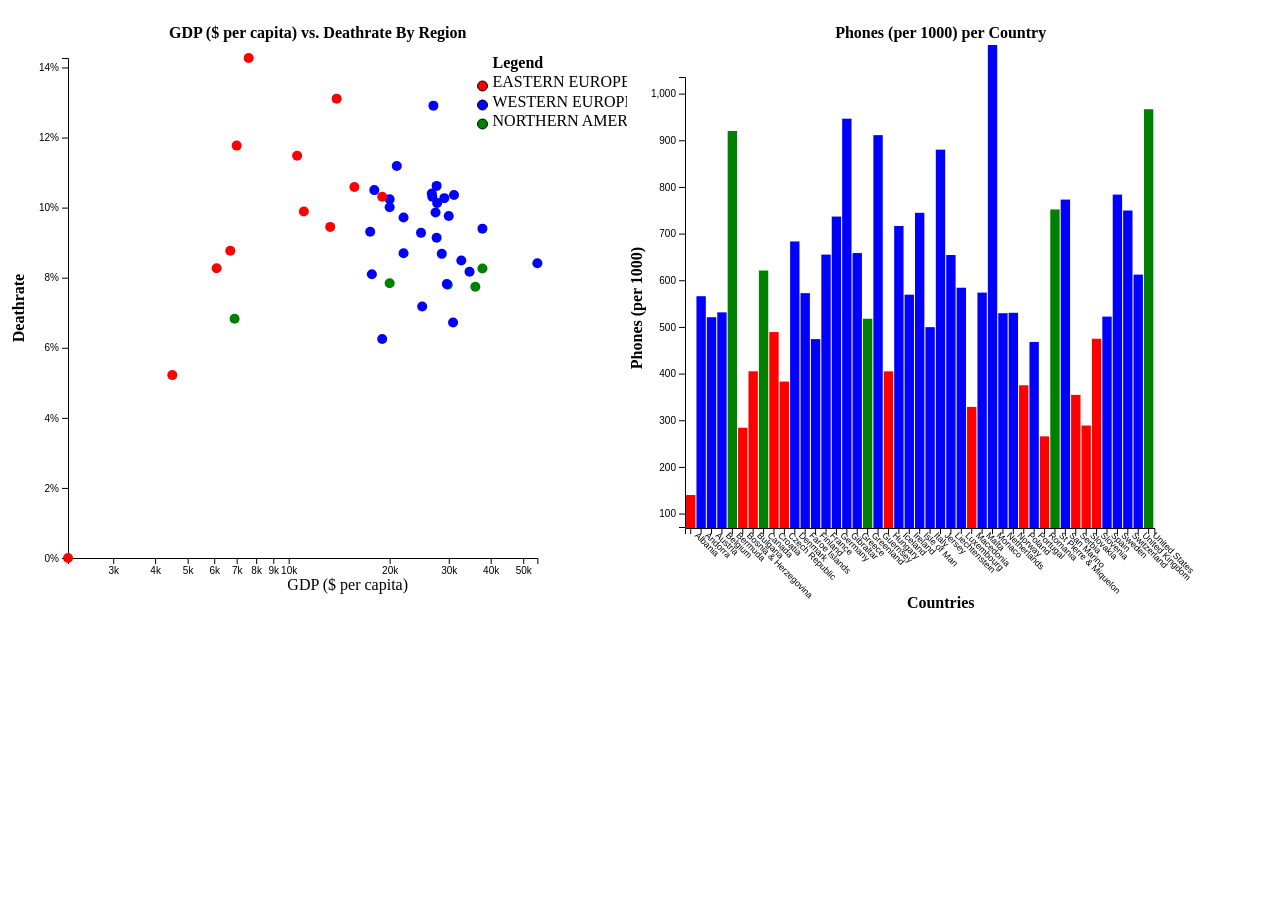
<file: Homework #5/index.html>
<!DOCTYPE html>
<html>

<head>
    <meta charset="utf-8">
    <link rel="stylesheet" type="text/css" href="./styles.css">
    <title>Homework 5</title>
</head>

<body>
    <!-- TODO Add Visuals -->
    <svg id="scatterPlot" />
    <svg id="barGraph" />
    <div id="tooltip"></div>
    <script src="./scripts/d3/d3.v4.js"></script>
    <script src="./scripts/d3/d3.queue.js"></script>
    <script src="./scripts/d3/d3.scale.chromatic.js"></script>
    <script src="./scripts/index.js"></script>
    <script src="./scripts/scatterPlot.js"></script>
    <script src="./scripts/BarGraph.js"></script>
    <script src="./scripts/dataProcessing.js"></script>
</body>

</html>
</file>
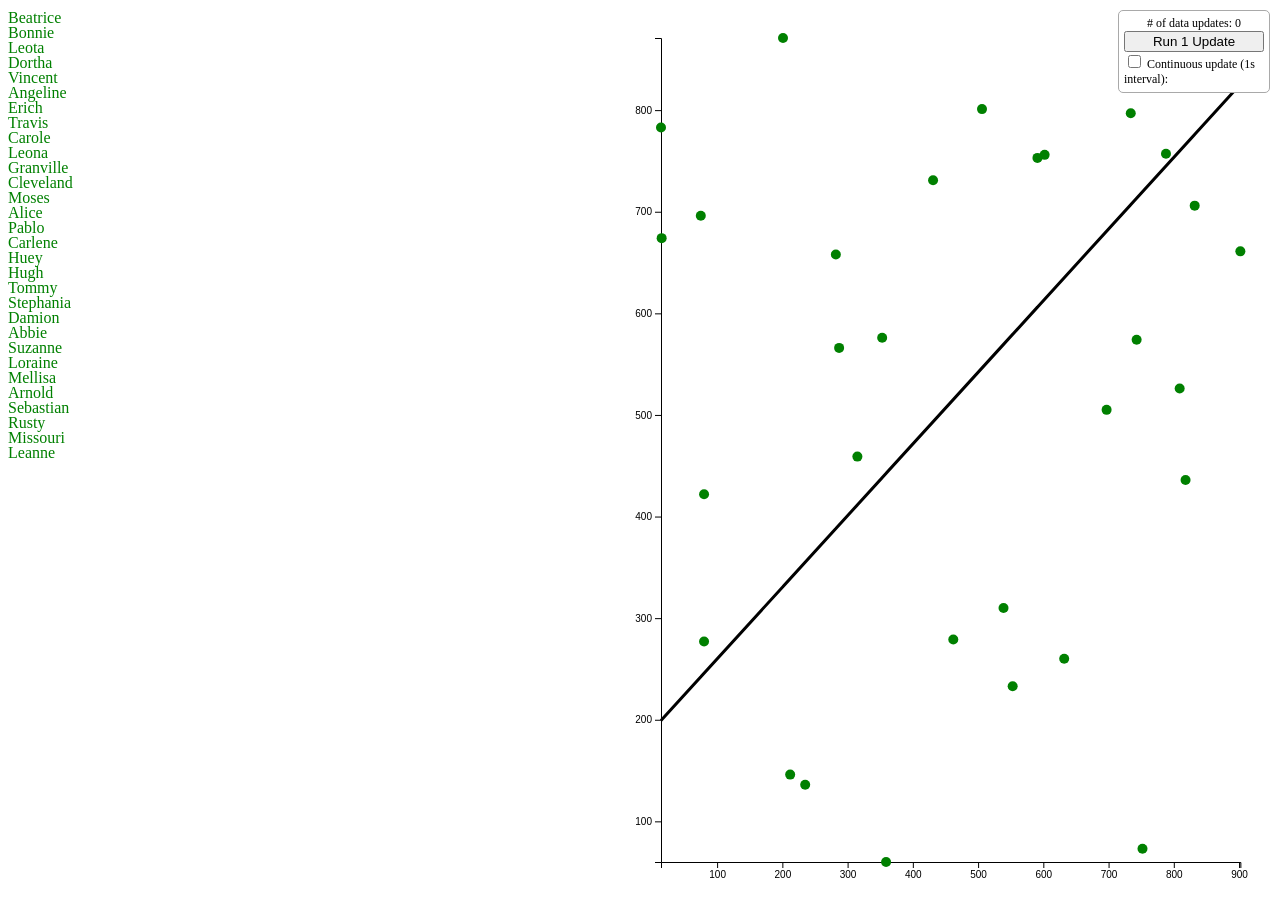
<file: Homework #4/assignment/index.html>
<html>
    <head>
        <link rel="stylesheet" type="text/css" href="styles.css">
        <meta charset="utf-8"/>
    </head>

    <body>
        <svg class='flow'/>
        <svg class='scatter'/>
    </body>

    <div class='control'>
        <span class='tickCount'># of data updates: 0</span>
        <input id='doOneUpdate' type='button' value='Run 1 Update'/>

        <input id='continuousUpdate' type='checkbox'/>
        <label for='continuousUpdate'>Continuous update (1s interval): </label>
    </div>

    <script src='./scripts/seedrandom.js'></script>
    <script src='./scripts/d3.js'></script>
    <script src='./scripts/flowDiagram.js'></script>
    <script src='./scripts/scatterPlot.js'></script>
    <script src='./scripts/index.js'></script>
    <script src='./scripts/dataFlow.js'></script>

</html>
</file>
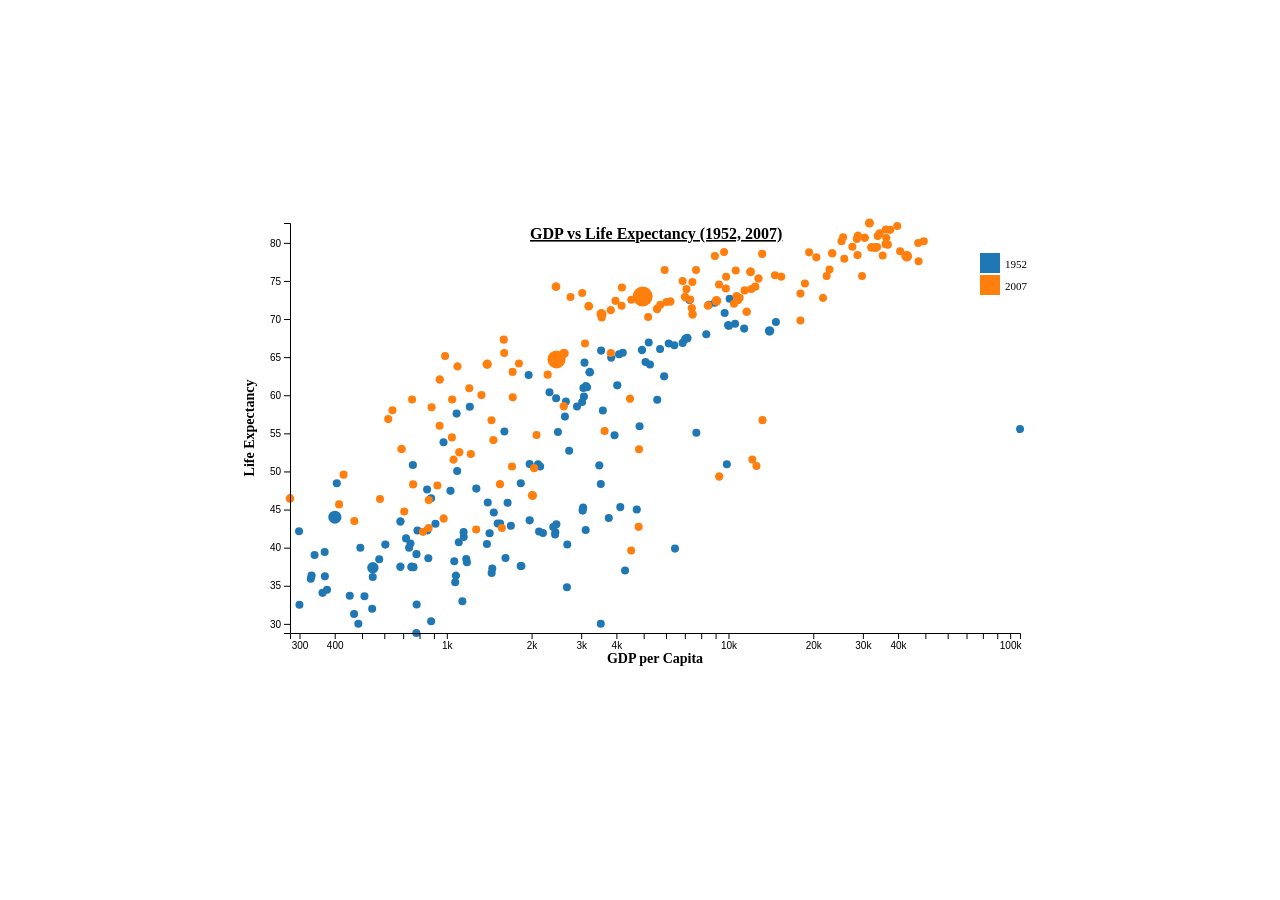
<file: Homework #2/assignment/assignment2.html>
<!DOCTYPE html>
<html lang="en" dir="ltr">
  <head>
    <meta charset="utf-8">
    <meta name="viewport" content="width=device-width, initial-scale=1">
    <link href="style.css" rel="stylesheet">
    <title>Assignment 1</title>
  </head>
  <body>
    <div class="center"></div>
  </body>
    <script src="scripts/d3.v4.js"></script>
    <script src="index.js"></script>
</html>
</file>
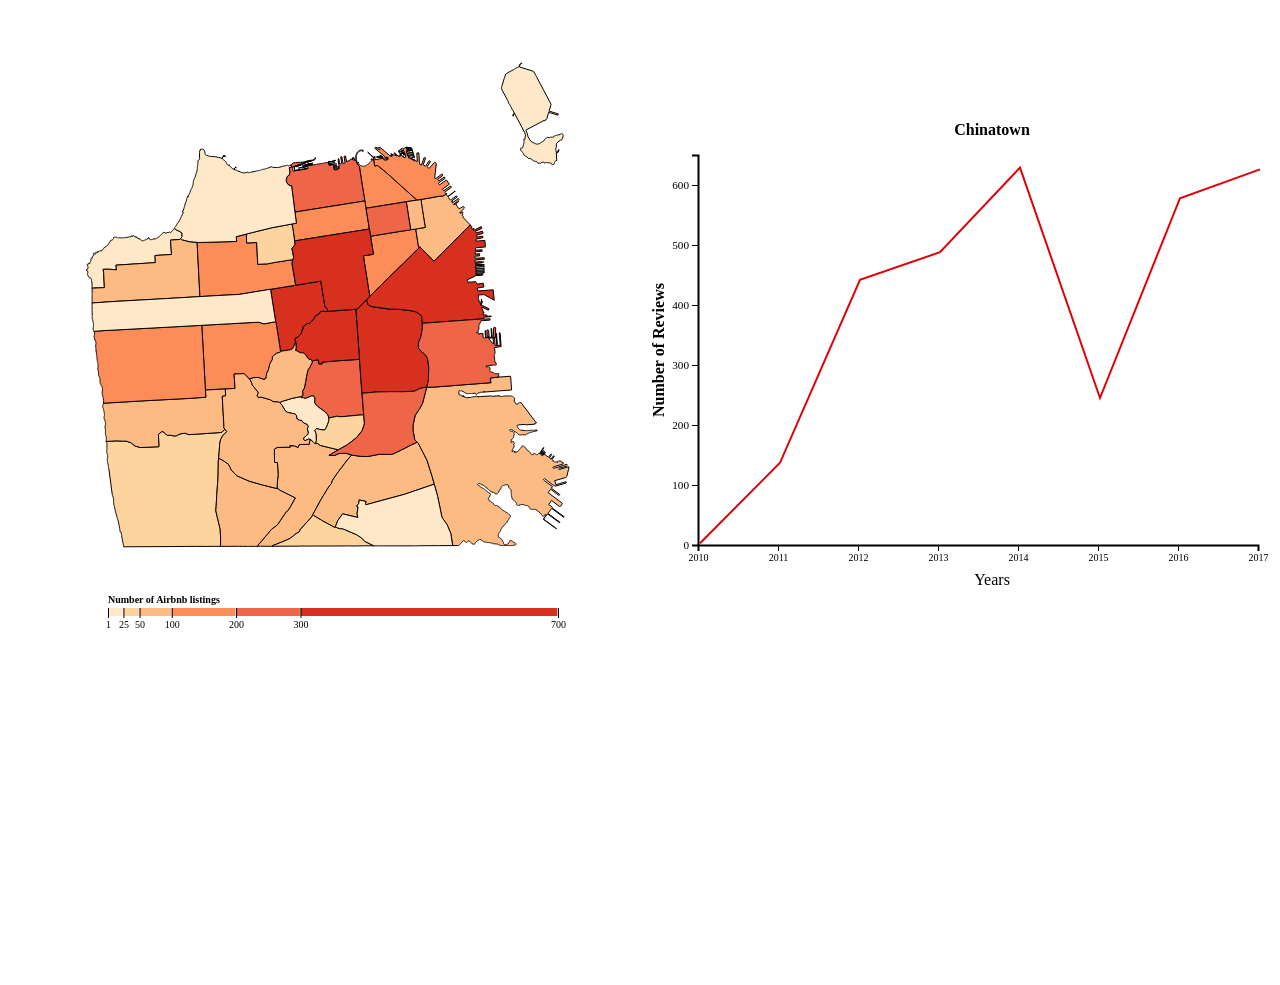
<file: Homework #3/assignment/assignment3.html>
<!DOCTYPE html>
<html>

<head>
  <meta charset="utf-8">
  <link rel="stylesheet" href="style.css">
</head>

<body>
  <svg id="map"></svg>
  <svg id="chart"></svg>
  <div id="mapTooltip"></div>
  <!-- <script src="area1.js"></script> -->
  <script src="./scripts/d3/d3.v4.js"></script>
  <script src="./scripts/d3/d3.scale.chromatic.js"></script>
  <script src="./scripts/d3/d3.topojson.js"></script>
  <script src="./scripts/d3/d3.queue.js"></script>
  <script src="./scripts/line_graph.js"></script>
  <script src="./scripts/sf_choropleth.js"></script>
</body>

</html>
</file>
<file: Homework #5/styles.css>
#scatterPlot,
#barGraph {
    width: 49%;
    height: 100%;
}

#tooltip {
    border-color: black transparent transparent transparent;
    border-radius: 5px;
    border-style: solid;
    border-width: 5px;
    background-color: black;
    color: white;
    overflow-x: visible;
    overflow-y: visible;
    position: absolute;
    visibility: hidden;
    white-space: pre-line;
}
</file>
<file: Homework #4/assignment/styles.css>
.flow {
    width: 49%;
    height: 100%;
}

.scatter {
    width: 49%;
    height: 100%;
}

.control {
    position: absolute;
    width: 140px;
    background-color: white;
    border: 1px solid darkgrey;
    border-radius: 5px;
    top: 10px;
    right: 10px;
    font-size: 12px;
    padding: 5px;
}

.control .tickCount {
    width: 100%;
    text-align: center;
    display: block
}

.control #doOneUpdate {
    width: 100%;
}
</file>
<file: Homework #2/assignment/style.css>
@import url('https://fonts.googleapis.com/css?family=Open+Sans');

html, body {
  width: 100%;
  height: 100%;
  padding: 0;
  margin: 0;
}

.center {
  position: absolute;
  left: 50%;
  top: 50%;
  -webkit-transform: translate(-50%, -50%);
  transform: translate(-50%, -50%);
}

.line {
  fill: none;
  stroke: steelblue;
  stroke-width: 2px;
}
</file>
<file: Homework #3/assignment/style.css>
body, html {
  width: 100%;
  height: 100%;
}

svg {
  width:50%;
  height:100%;
  float: left;
}

#chart{
  position: relative;
  top: 8%;
  padding-top: 5px;
}

circle.airbnb {
  /* fill: #e00007; */
  opacity: 0.6;
}

.axis {
  font-family: arial;
  font-size: 0.7em;
}

text {
  fill: black;
  stroke: none;
  position: relative;
  left: 20%;
  top: 3%;
  font-family: 'futura';
}

.label {
  font-size: 1.5em;
}

path {
  /* fill: none; */
  stroke: black;
  stroke-width: 2px;
}
.tick {
  fill: none;
  stroke: black;
}

circle {
  opacity: 0.9;
  stroke: none;
  /* fill: red; */
}

.line {
  fill: none;
  stroke: #e00007;
  stroke-width: 1px;
}

.line2 {
  fill: none;
  stroke: #e00007;;
  stroke-width: 2px;
}

/* .line2 {
  fill: none;
  stroke: steelblue;
  stroke-width: 2px;
} */

#mapTooltip {
    border-color: black transparent transparent transparent;
    border-radius: 5px;
    border-style: solid;
    border-width: 5px;
    background-color: black;
    color: white;
    overflow-x: visible;
    overflow-y: visible;
    position: absolute;
    visibility: hidden;
    white-space: pre-line;
}
</file>
